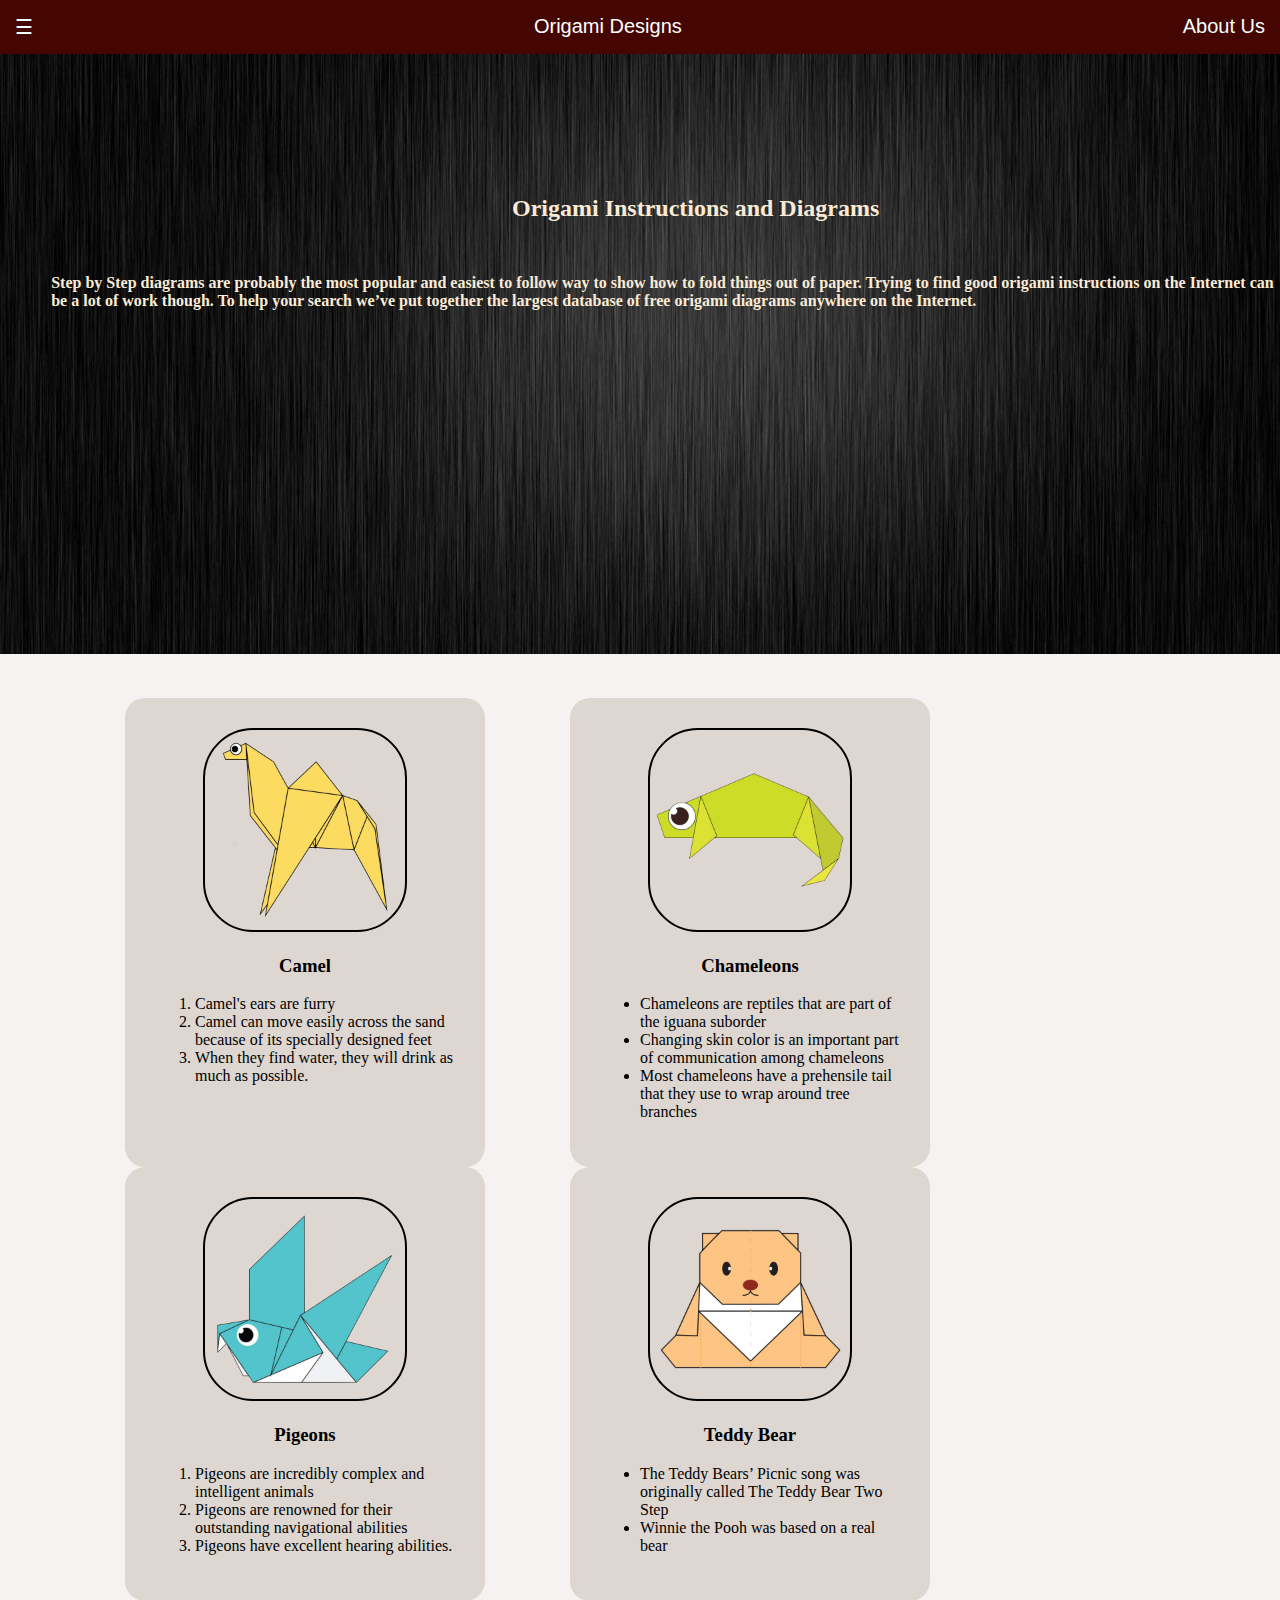
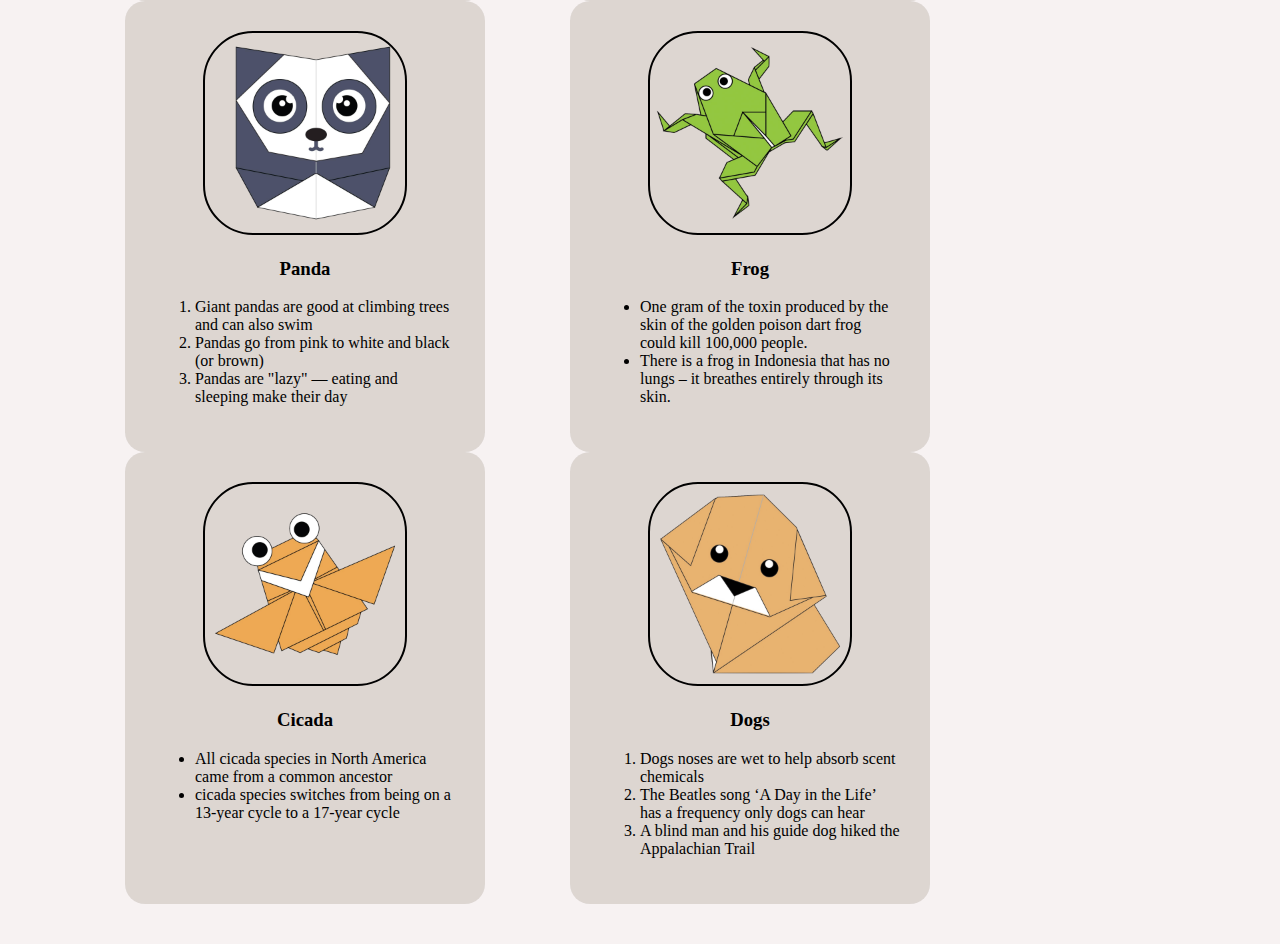
<file: index.html>
<!DOCTYPE html>

<html>
<head>
    <title>Origami Designs</title>
    <link rel="stylesheet" type="text/css" href="styles.css">
</head>
<body>
<div class="header">
    <div class="menu">
        <div ><a href ="#">☰</a></div>
        <div >Origami Designs</div>
        <div ><a href ="about.html">About Us</a></div>
    </div>
</div>
<div class ="bodyimg">

    <img src="main2.jpg" height="600px" width="100%">
    <div class = "top">
        <h2>
            Origami Instructions and Diagrams  
        </h2>

    </div>

   <div class ="heading-between">
        <h4><br>
        Step by Step diagrams are probably the most popular and easiest to follow way to show how to fold things out of paper. 
        Trying to find good origami instructions on the Internet can be a lot of work though. To help your search we’ve put
        together the largest database of free origami diagrams anywhere on the Internet.
        </h4>
   </div>
   
</div>
<div class ="grid">
    <div class ="origami">
        <center>
        <a href ="http://origami.me/camel/"><img src="camel.png" width="200px" height="200px"></a>
        <h3> Camel </h3>
        </center>
        <p>
            <ol>
                <li>Camel's ears are furry</li>
                <li>Camel can move easily across the sand because of its specially designed feet</li>
                <li>When they find water, they will drink as much as possible.</li>
            </ol>
        </p>
        </div>
    <div class="origami">
        <center>
        <a href="http://origami.me/chameleon/"><img src="chameleon.png" width="200px" height="200px"></a>
        <h3> Chameleons </h3>
        </center>
        <p> 
            <ul>
                <li>Chameleons are reptiles that are part of the iguana suborder</li>
                <li>Changing skin color is an important part of communication among chameleons</li>
                <li>Most chameleons have a prehensile tail that they use to wrap around tree branches</li>
            </ul>
        </p>
        </div>
    <div class="origami">
        <center>
        <a href="http://origami.me/pigeon/"><img src="pigeon.png" width="200px" height="200px"></a>
        <h3> Pigeons </h3>
        </center>
        <p>
        <ol>
            <li>Pigeons are incredibly complex and intelligent animals</li>
            <li>Pigeons are renowned for their outstanding navigational abilities</li>
            <li>Pigeons have excellent hearing abilities.</li>
        </ol>
        </p>
        </div>
    <div class="origami">
        <center>
        <a href="http://origami.me/teddy-bear/"><img src="teddy.png" width="200px" height="200px"></a>
        <h3> Teddy Bear </h3>
        </center>
        <p>
        <ul>
            <li>The Teddy Bears’ Picnic song was originally called The Teddy Bear Two Step</li>
            <li>Winnie the Pooh was based on a real bear</li>
            
        </ul>
        </p>
        </div>

    
    <div class="origami">
        <center>
            <a href="http://origami.me/panda/"><img src="panda.png" width="200px" height="200px"></a>
            <h3> Panda </h3>
        </center>
        <p>
        <ol>
            <li>Giant pandas are good at climbing trees and can also swim</li>
            <li>Pandas go from pink to white and black (or brown)</li>
            <li>Pandas are "lazy" — eating and sleeping make their day</li>
        </ol>
        </p>
    </div>
    <div class="origami">
        <center>
            <a href ="http://origami.me/traditional-frog/"><img src="frog.png" width="200px" height="200px"></a>
            <h3> Frog </h3>
        </center>
        <p>
        <ul>
            <li>One gram of the toxin produced by the skin of the golden poison dart frog could kill 100,000 people.</li>
            <li>There is a frog in Indonesia that has no lungs – it breathes entirely through its skin.</li>
    
        </ul>
        </p>
    </div>
    <div class="origami">
        <center>
            <a href="http://origami.me/flying-cicada/"><img src="cicada.png" width="200px" height="200px"></a>
            <h3> Cicada </h3>
        </center>
        <p>
        <ul>
            <li>All cicada species in North America came from a common ancestor</li>
            <li>cicada species switches from being on a 13-year cycle to a 17-year cycle</li>
        </ul>
        </p>
    </div>
    <div class="origami">
        <center>
           <a href="http://origami.me/puppy/"><img src="dog.png" width="200px" height="200px"></a>
            <h3> Dogs </h3>
        </center>
        <p>
        <ol>
            <li>Dogs noses are wet to help absorb scent chemicals</li>
            <li>The Beatles song ‘A Day in the Life’ has a frequency only dogs can hear</li>
            <li>A blind man and his guide dog hiked the Appalachian Trail</li>
        </ol>
        </p>
    </div>
    

</div>
</body>
</html>
</file>
<file: styles.css>
.menu{
    display: flex;
    justify-content: space-between;
    background-color:#450500;
    padding: 15px;
    font-size: 20px;
    font-family: sans-serif;
    font-weight: 400;
    color: #ffffff;
}
a{
    text-decoration: none;
}
a:link{
    color:azure
}
a:visited{
    color:azure
}
body{
    margin: 0px;
    background-color:#f7f2f2;
    
}
.top{
    position: absolute;
    top:20%;
    left:40%;
    color:antiquewhite;
   }
.heading-between{
    position: absolute;
    top:30%;
    left:4%;
    color:antiquewhite
}

.bodyimg{
    position: relative;
}
.bodyimg p{
    color:#f7f2f2;
    font-size: 55px;
    font-family: fantasy;
    position: absolute;
    top:10%;
    left:50%;
    transform: translate(-50%,-50%);
}
.bodyimg h3{
    color:#f7f2f2;
    font-family: fantasy;
    font-size: 30px;
    width: 1600px;
    position: absolute;
    top:40%;
    left:45%;
    transform: translate(-40%, -40%);
}

.grid{
    display: flex;
    flex-wrap: wrap;
    margin: 40px;
    font-family: sans-serif;
    
}
.grid img{
    border: 2px solid #000000;
    border-radius: 50px;
}
.origami {
    
    border-radius: 20px;
    background-color: #3202;
    padding: 30px;
    margin-left: 85px;
    width:300px;
    font-family: fantasy;
    
}

.origami:hover{
    transform: scale(1.2);
}
</file>
